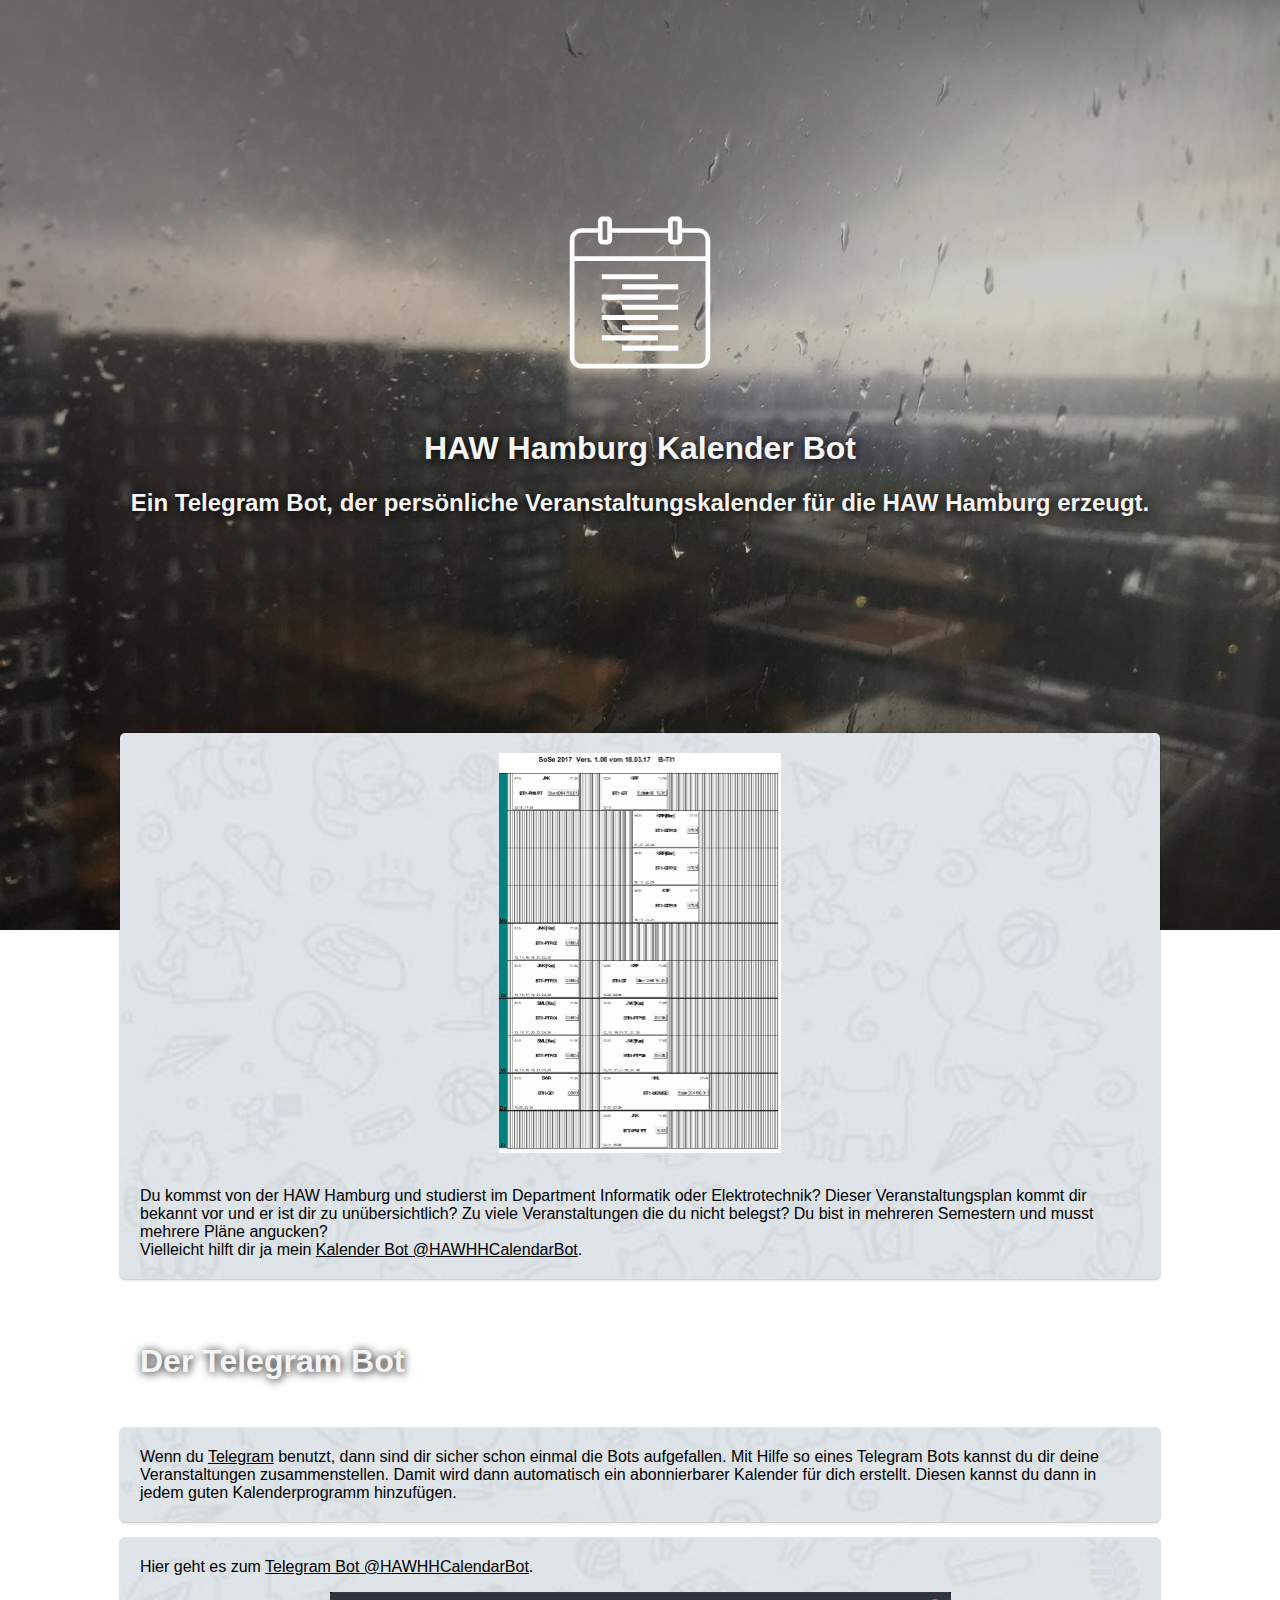
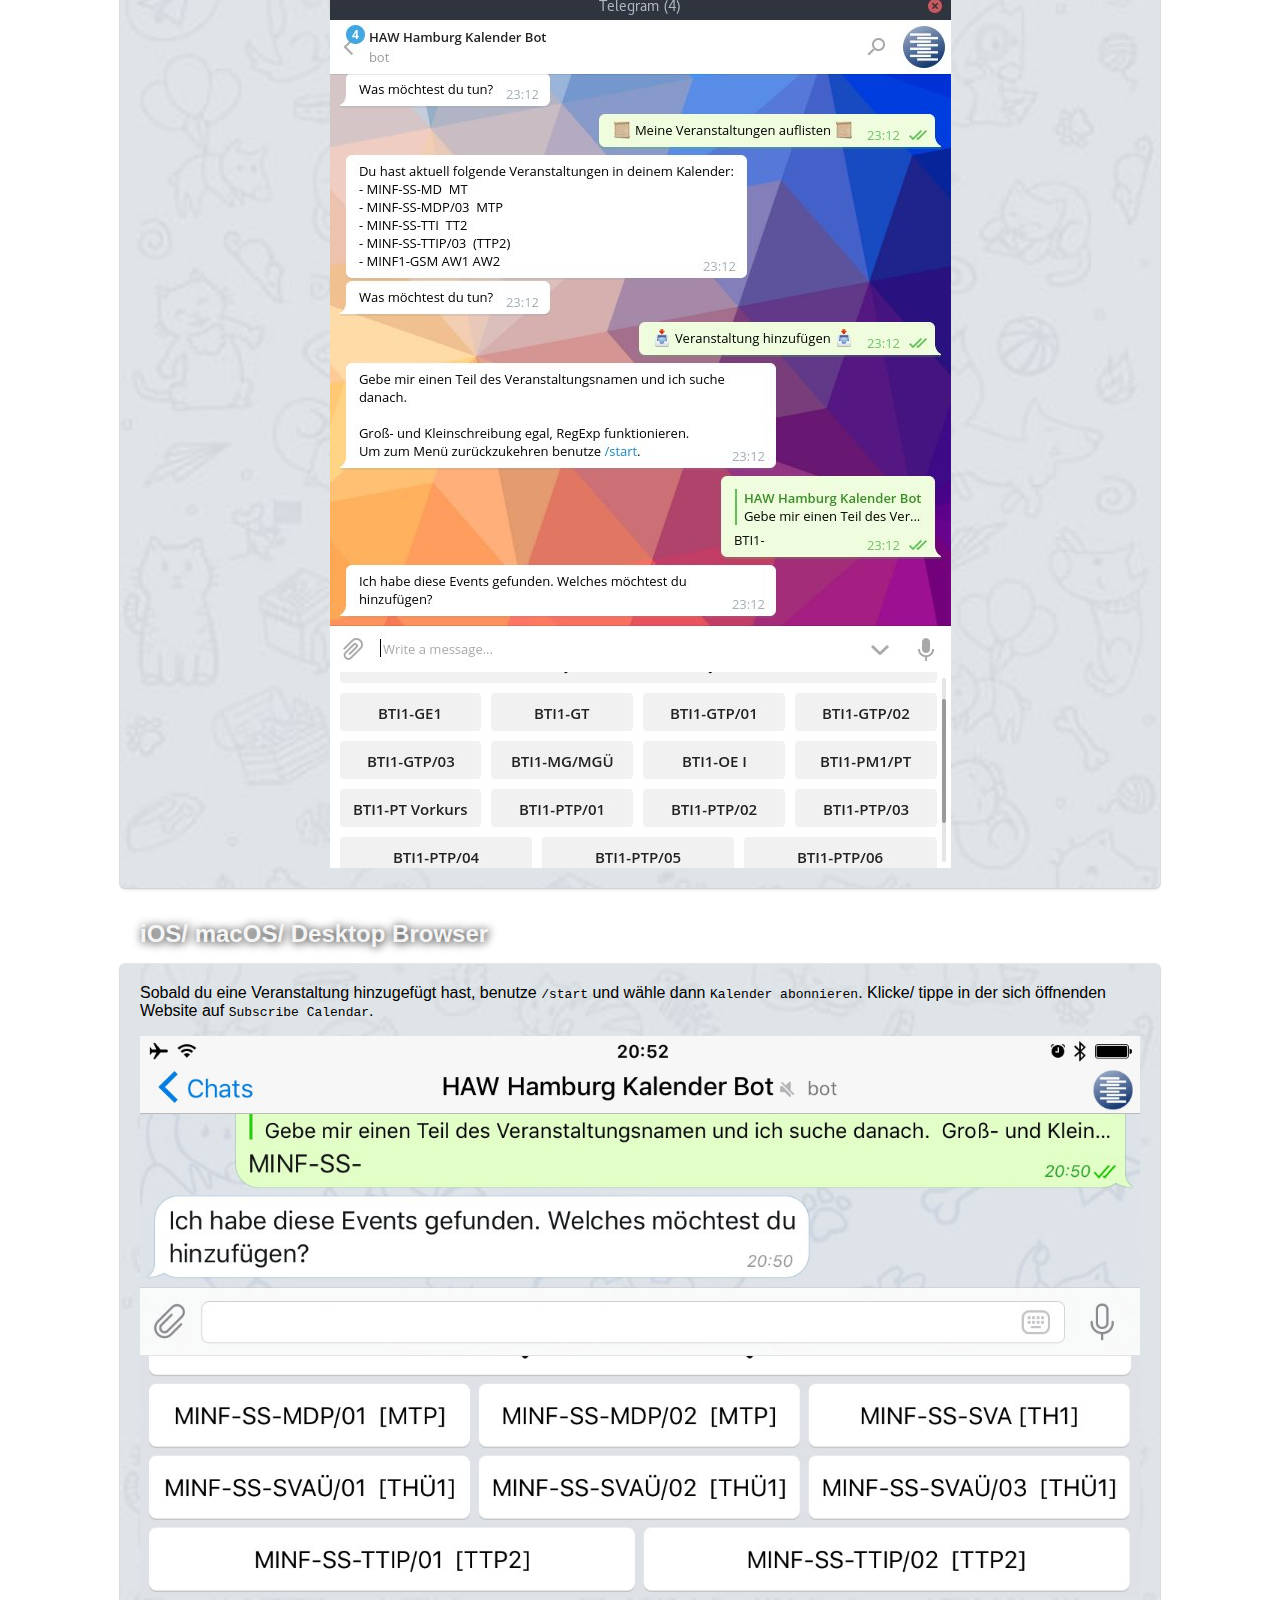
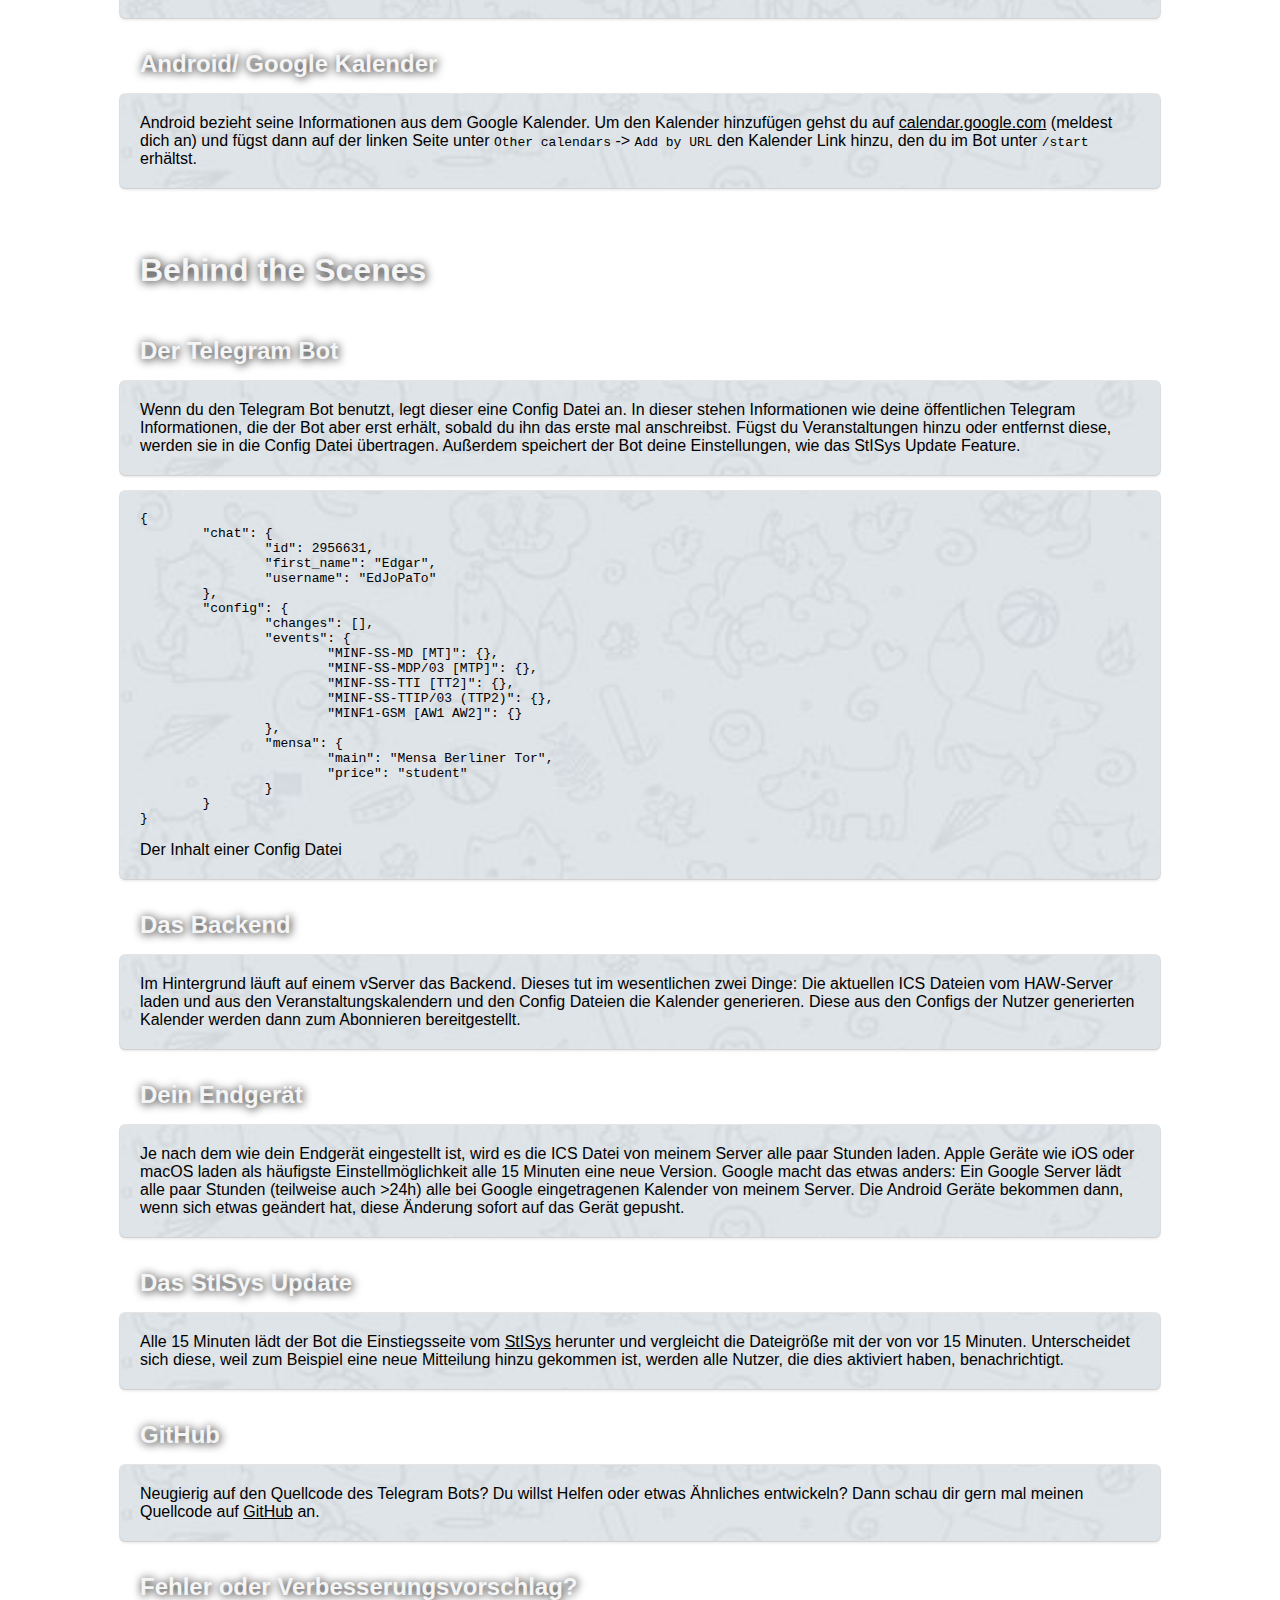
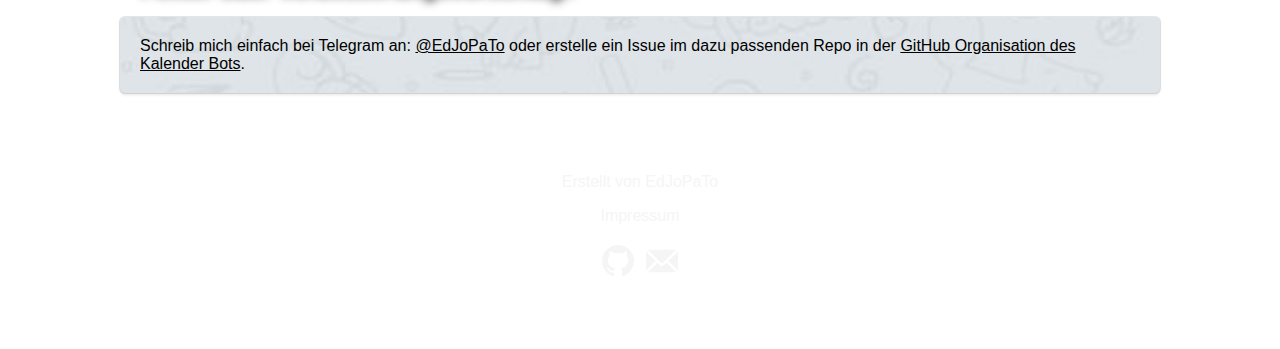
<file: index.html>
<!DOCTYPE html>
<html lang="de">

<head>
	<meta charset="utf-8">
	<meta http-equiv="X-UA-Compatible" content="IE=edge">
	<meta name="viewport" content="width=device-width, initial-scale=1">
	<title>HAW Hamburg Kalender Bot</title>
	<meta name="description" content="Ein Telegram Bot, der persönliche Veranstaltungskalender für die HAW Hamburg erzeugt.">
	<meta name="format-detection" content="telephone=no">
	<meta property="og:url" content="https://calendarbot.hawhh.de">
	<meta property="og:site_name" content="EdJoPaTo">
	<meta property="og:title" content="HAW Hamburg Kalender Bot">
	<meta property="og:description" content="Ein Telegram Bot, der persönliche Veranstaltungskalender für die HAW Hamburg erzeugt.">
	<link rel="icon" type="image/x-icon" href="/favicon.ico">
	<link rel="stylesheet" type="text/css" href="/main.css">
</head>

<body>
	<header>
		<svg viewbox="0 0 1000 1000" id="logo" width="500" height="500" aria-label="Logo">
			<path fill="white" d="M330 418.4V441h249.4v-22.6zm90.6 45.3v22.7H670v-22.7zM330 509V532h249.4V509zm90.6 45.4V577H670v-22.6zM330 599.8v22.7h249.4v-22.7zm90.6 45.4v22.6H670v-22.6zM330 690.5v22.7h249.4v-22.7zm90.6 45.4v22.5H670V736zm-87-573.7c-11.2 0-20.7 9.5-20.7 20.7v31.4h-73c-28.4 0-52 23.2-52 51.8v519.6c0 28.7 23.5 52 52 52h520c28.4 0 52-23.3 52-52V266.3c0-28.7-23.4-52-52-52h-72.8V183c0-11.3-9.5-20.7-21-20.7h-20.7c-11.4 0-21 9.5-21 20.7v31.3H375.3V183c0-11.5-9.5-20.8-21-20.8zm0 20.7h21v83.2h-21zm312 0h21v83.2h-21zm-405.3 51.7h73V266c0 11.5 9.4 20.8 20.8 20.8H355c11.4 0 21-9.6 21-21v-31H625V266c0 11.5 9.5 20.8 21 20.8h20.8c11.4 0 21-9.5 21-21v-31H760c17.3 0 31.2 14 31.2 31.4V339H208.8v-72.8c0-17.4 14-31.3 31.3-31.3zm-31.3 125h582.4v426c0 17.5-14 31.4-31.3 31.4H240c-17.3 0-31.2-14-31.2-31.2z"/>
		</svg>
		<h1 class="title">HAW Hamburg Kalender Bot</h1>
		<h2 class="subtitle">Ein Telegram Bot, der persönliche Veranstaltungskalender für die HAW Hamburg erzeugt.</h2>
	</header>

	<main class="tg">
		<p>
			<img src="/assets/veranstaltungsplan.png" alt="Veranstaltungsplan" id="veranstaltungsplan" />
			<br /> Du kommst von der HAW Hamburg und studierst im Department Informatik oder Elektrotechnik? Dieser Veranstaltungsplan kommt dir bekannt vor und er ist dir zu unübersichtlich? Zu viele Veranstaltungen die du nicht belegst? Du bist in mehreren
			Semestern und musst mehrere Pläne angucken?
			<br /> Vielleicht hilft dir ja mein <a href="//telegram.me/HAWHHCalendarBot" target="_blank">Kalender Bot @HAWHHCalendarBot</a>.
		</p>

		<h1>Der Telegram Bot</h1>

		<p>
			Wenn du <a href="//telegram.org" target="_blank">Telegram</a> benutzt, dann sind dir sicher schon einmal die Bots aufgefallen. Mit Hilfe so eines Telegram Bots kannst du dir deine Veranstaltungen zusammenstellen. Damit wird dann automatisch ein
			abonnierbarer Kalender für dich erstellt. Diesen kannst du dann in jedem guten Kalenderprogramm hinzufügen.
		</p>
		<p>
			Hier geht es zum <a href="//telegram.me/HAWHHCalendarBot" target="_blank">Telegram Bot @HAWHHCalendarBot</a>.
			<img src="/assets/tdesktop.jpg" alt="Calendar Bot am Desktop" />
		</p>
		<h2>iOS/ macOS/ Desktop Browser</h2>
		<p>
			Sobald du eine Veranstaltung hinzugefügt hast, benutze <code>/start</code> und wähle dann <code>Kalender abonnieren</code>. Klicke/ tippe in der sich öffnenden Website auf <code>Subscribe Calendar</code>.
			<img src="/assets/ios.jpg" alt="Calendar Bot auf iOS" />
		</p>
		<h2>Android/ Google Kalender</h2>
		<p>
			Android bezieht seine Informationen aus dem Google Kalender. Um den Kalender hinzufügen gehst du auf <a href="https://calendar.google.com" target="_blank">calendar.google.com</a> (meldest dich an) und fügst dann auf der linken Seite unter <code>Other calendars</code> -> <code>Add by URL</code> den Kalender Link hinzu, den du im Bot unter <code>/start</code> erhältst.
		</p>

		<h1>Behind the Scenes</h1>
		<h2>Der Telegram Bot</h2>
		<p>
			Wenn du den Telegram Bot benutzt, legt dieser eine Config Datei an. In dieser stehen Informationen wie deine öffentlichen Telegram Informationen, die der Bot aber erst erhält, sobald du ihn das erste mal anschreibst. Fügst du Veranstaltungen hinzu oder
			entfernst diese, werden sie in die Config Datei übertragen. Außerdem speichert der Bot deine Einstellungen, wie das StISys Update Feature.
		</p>
		<div>
			<pre><code>{
	"chat": {
		"id": 2956631,
		"first_name": "Edgar",
		"username": "EdJoPaTo"
	},
	"config": {
		"changes": [],
		"events": {
			"MINF-SS-MD [MT]": {},
			"MINF-SS-MDP/03 [MTP]": {},
			"MINF-SS-TTI [TT2]": {},
			"MINF-SS-TTIP/03 (TTP2)": {},
			"MINF1-GSM [AW1 AW2]": {}
		},
		"mensa": {
			"main": "Mensa Berliner Tor",
			"price": "student"
		}
	}
}
			</code></pre> Der Inhalt einer Config Datei
		</div>
		<h2>Das Backend</h2>
		<p>
			Im Hintergrund läuft auf einem vServer das Backend. Dieses tut im wesentlichen zwei Dinge: Die aktuellen ICS Dateien vom HAW-Server laden und aus den Veranstaltungskalendern und den Config Dateien die Kalender generieren. Diese aus den Configs der Nutzer
			generierten Kalender werden dann zum Abonnieren bereitgestellt.
		</p>
		<h2>Dein Endgerät</h2>
		<p>
			Je nach dem wie dein Endgerät eingestellt ist, wird es die ICS Datei von meinem Server alle paar Stunden laden. Apple Geräte wie iOS oder macOS laden als häufigste Einstellmöglichkeit alle 15 Minuten eine neue Version. Google macht das etwas anders: Ein
			Google Server lädt alle paar Stunden (teilweise auch >24h) alle bei Google eingetragenen Kalender von meinem Server. Die Android Geräte bekommen dann, wenn sich etwas geändert hat, diese Änderung sofort auf das Gerät gepusht.
		</p>
		<h2>Das StISys Update</h2>
		<p>
			Alle 15 Minuten lädt der Bot die Einstiegsseite vom <a href="https://stisys.haw-hamburg.de" target="_blank">StISys</a> herunter und vergleicht die Dateigröße mit der von vor 15 Minuten. Unterscheidet sich diese, weil zum Beispiel eine neue Mitteilung
			hinzu gekommen ist, werden alle Nutzer, die dies aktiviert haben, benachrichtigt.
		</p>
		<h2>GitHub</h2>
		<p>
			Neugierig auf den Quellcode des Telegram Bots? Du willst Helfen oder etwas Ähnliches entwickeln? Dann schau dir gern mal meinen Quellcode auf <a href="//github.com/HAWHHCalendarBot" target="_blank">GitHub</a> an.
		</p>
		<h2>Fehler oder Verbesserungsvorschlag?</h2>
		<p>
			Schreib mich einfach bei Telegram an: <a href="//telegram.me/EdJoPaTo" target="_blank">@EdJoPaTo</a> oder erstelle ein Issue im dazu passenden Repo in der <a href="//github.com/HAWHHCalendarBot" target="_blank">GitHub Organisation des Kalender Bots</a>.
		</p>
	</main>

	<footer>
		<p>
			Erstellt von <a href="https://edjopato.de" target="_blank">EdJoPaTo</a>
		</p>
		<p>
			<a href="/impressum.html">Impressum</a>
		</p>
		<p>
			<a href="https://github.com/HAWHHCalendarBot" target="_blank" rel="me">
				<svg width="32" height="32" viewBox="0 0 16 16" aria-label="GitHub"><path fill-rule="evenodd" d="M8 0C3.58 0 0 3.58 0 8c0 3.54 2.29 6.53 5.47 7.59.4.07.55-.17.55-.38 0-.19-.01-.82-.01-1.49-2.01.37-2.53-.49-2.69-.94-.09-.23-.48-.94-.82-1.13-.28-.15-.68-.52-.01-.53.63-.01 1.08.58 1.23.82.72 1.21 1.87.87 2.33.66.07-.52.28-.87.51-1.07-1.78-.2-3.64-.89-3.64-3.95 0-.87.31-1.59.82-2.15-.08-.2-.36-1.02.08-2.12 0 0 .67-.21 2.2.82.64-.18 1.32-.27 2-.27.68 0 1.36.09 2 .27 1.53-1.04 2.2-.82 2.2-.82.44 1.1.16 1.92.08 2.12.51.56.82 1.27.82 2.15 0 3.07-1.87 3.75-3.65 3.95.29.25.54.73.54 1.48 0 1.07-.01 1.93-.01 2.2 0 .21.15.46.55.38A8.013 8.013 0 0 0 16 8c0-4.42-3.58-8-8-8z"></path></svg>
			</a>
			<a href="mailto:webmaster@hawhh.de" target="_blank">
				<svg width="32" height="32" viewBox="0 0 76 54" aria-label="Mail"><path d="M27 31.2l5.4 5.3c3 3 7.7 3.2 11 0l5.6-5.3L71.8 54H4.2zM0 4.2L22.8 27 0 49.7zM53.2 27L76 4.2v45.5zm-17 5L4.2 0h67.6L39.6 31.8c-.8.7-2.7.8-3.4 0z"/></svg>
			</a>
		</p>
	</footer>

</body>

</html>
</file>
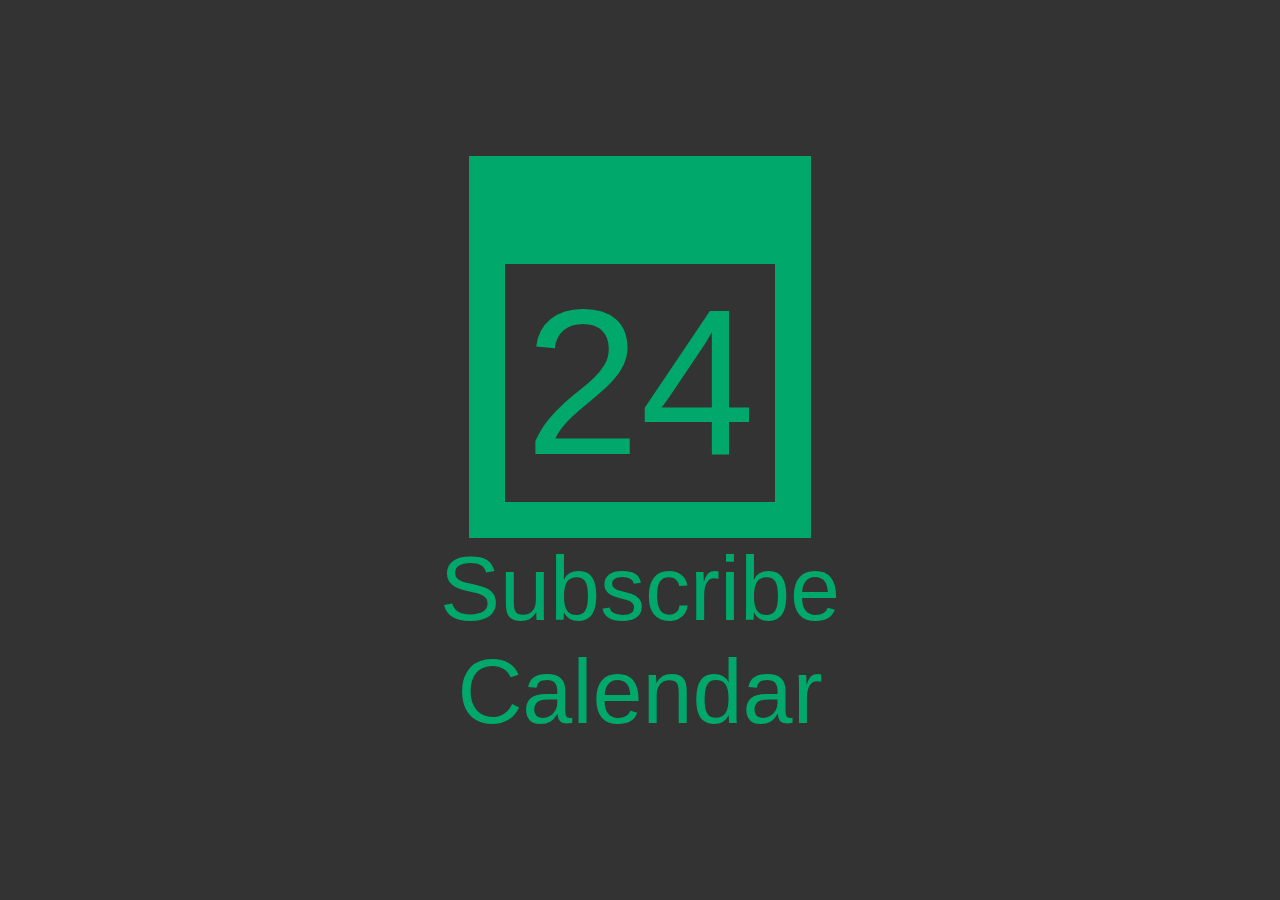
<file: ics.html>
<!DOCTYPE html>
<html lang="de">

<head>
	<meta charset="utf-8">
	<meta http-equiv="X-UA-Compatible" content="IE=edge">
	<meta name="viewport" content="width=device-width, initial-scale=1">
	<title>HAW Hamburg Kalender Bot</title>
	<meta name="format-detection" content="telephone=no">
	<link rel="stylesheet" type="text/css" href="/ics.css">
	<script src="/ics.js" defer></script>
</head>

<body>
	<div class="content">
		<a id="calurl">
			<div class="calendaricon">
				<div id="dateNumber">1</div>
			</div>
			Subscribe Calendar
		</a>
	</div>
</body>

</html>
</file>
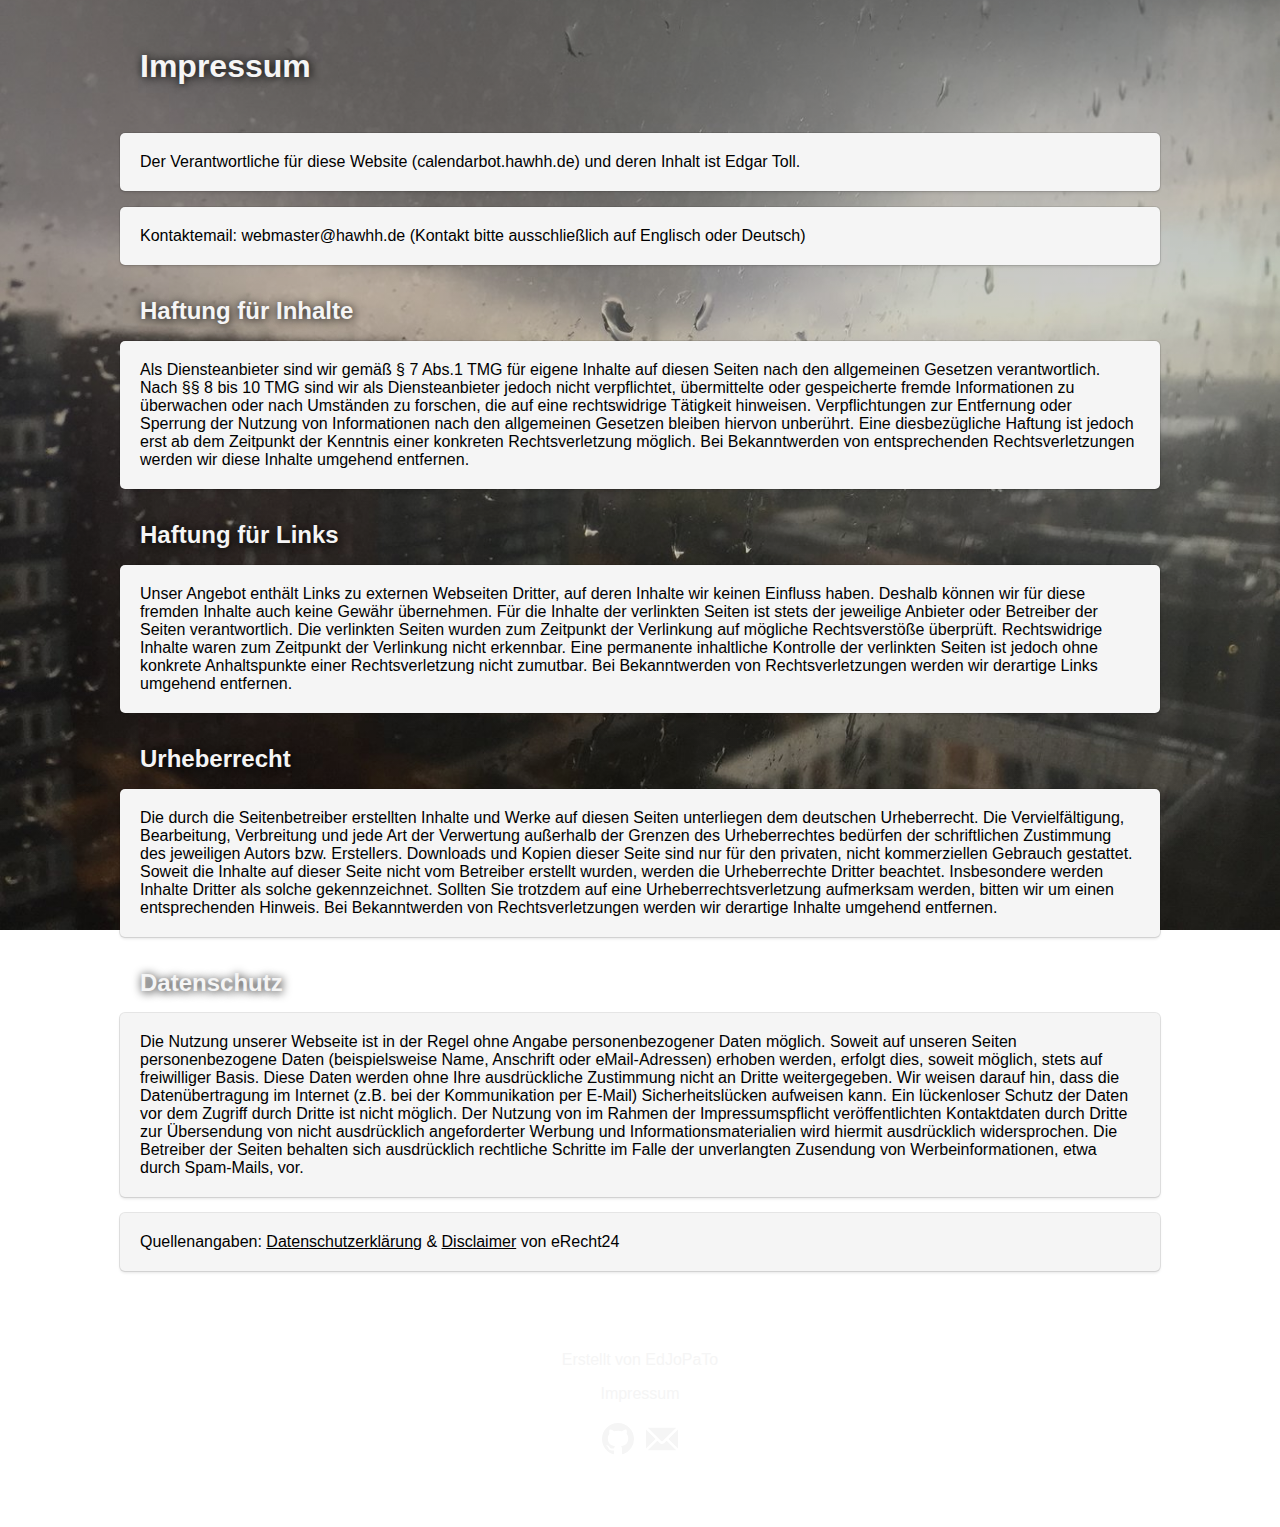
<file: impressum.html>
<!DOCTYPE html>
<html lang="de">

<head>
	<meta charset="utf-8">
	<meta http-equiv="X-UA-Compatible" content="IE=edge">
	<meta name="viewport" content="width=device-width, initial-scale=1">
	<title>HAW Hamburg Kalender Bot</title>
	<meta name="description" content="Ein Telegram Bot, der persönliche Veranstaltungskalender für die HAW Hamburg erzeugt.">
	<meta name="format-detection" content="telephone=no">
	<meta property="og:url" content="https://calendarbot.hawhh.de">
	<meta property="og:site_name" content="EdJoPaTo">
	<meta property="og:title" content="HAW Hamburg Kalender Bot">
	<meta property="og:description" content="Ein Telegram Bot, der persönliche Veranstaltungskalender für die HAW Hamburg erzeugt.">
	<link rel="icon" type="image/x-icon" href="/favicon.ico">
	<link rel="stylesheet" type="text/css" href="/main.css">
</head>

<body>
	<main>
		<h1>Impressum</h1>
		<p>
			Der Verantwortliche für diese Website (calendarbot.hawhh.de) und deren Inhalt ist Edgar Toll.
		</p>
		<p>
			Kontaktemail: webmaster@hawhh.de (Kontakt bitte ausschließlich auf Englisch oder Deutsch)
		</p>

		<h2>Haftung für Inhalte</h2>
		<p>
			Als Diensteanbieter sind wir gemäß § 7 Abs.1 TMG für eigene Inhalte auf diesen Seiten nach den allgemeinen Gesetzen verantwortlich. Nach §§ 8 bis 10 TMG sind wir als Diensteanbieter jedoch nicht verpflichtet, übermittelte oder gespeicherte fremde Informationen
			zu überwachen oder nach Umständen zu forschen, die auf eine rechtswidrige Tätigkeit hinweisen. Verpflichtungen zur Entfernung oder Sperrung der Nutzung von Informationen nach den allgemeinen Gesetzen bleiben hiervon unberührt. Eine diesbezügliche
			Haftung ist jedoch erst ab dem Zeitpunkt der Kenntnis einer konkreten Rechtsverletzung möglich. Bei Bekanntwerden von entsprechenden Rechtsverletzungen werden wir diese Inhalte umgehend entfernen.
		</p>

		<h2>Haftung für Links</h2>
		<p>
			Unser Angebot enthält Links zu externen Webseiten Dritter, auf deren Inhalte wir keinen Einfluss haben. Deshalb können wir für diese fremden Inhalte auch keine Gewähr übernehmen. Für die Inhalte der verlinkten Seiten ist stets der jeweilige Anbieter oder
			Betreiber der Seiten verantwortlich. Die verlinkten Seiten wurden zum Zeitpunkt der Verlinkung auf mögliche Rechtsverstöße überprüft. Rechtswidrige Inhalte waren zum Zeitpunkt der Verlinkung nicht erkennbar. Eine permanente inhaltliche Kontrolle
			der verlinkten Seiten ist jedoch ohne konkrete Anhaltspunkte einer Rechtsverletzung nicht zumutbar. Bei Bekanntwerden von Rechtsverletzungen werden wir derartige Links umgehend entfernen.
		</p>

		<h2>Urheberrecht</h2>
		<p>
			Die durch die Seitenbetreiber erstellten Inhalte und Werke auf diesen Seiten unterliegen dem deutschen Urheberrecht. Die Vervielfältigung, Bearbeitung, Verbreitung und jede Art der Verwertung außerhalb der Grenzen des Urheberrechtes bedürfen der schriftlichen
			Zustimmung des jeweiligen Autors bzw. Erstellers. Downloads und Kopien dieser Seite sind nur für den privaten, nicht kommerziellen Gebrauch gestattet. Soweit die Inhalte auf dieser Seite nicht vom Betreiber erstellt wurden, werden die Urheberrechte
			Dritter beachtet. Insbesondere werden Inhalte Dritter als solche gekennzeichnet. Sollten Sie trotzdem auf eine Urheberrechtsverletzung aufmerksam werden, bitten wir um einen entsprechenden Hinweis. Bei Bekanntwerden von Rechtsverletzungen werden
			wir derartige Inhalte umgehend entfernen.
		</p>

		<h2>Datenschutz</h2>
		<p>
			Die Nutzung unserer Webseite ist in der Regel ohne Angabe personenbezogener Daten möglich. Soweit auf unseren Seiten personenbezogene Daten (beispielsweise Name, Anschrift oder eMail-Adressen) erhoben werden, erfolgt dies, soweit möglich, stets auf freiwilliger
			Basis. Diese Daten werden ohne Ihre ausdrückliche Zustimmung nicht an Dritte weitergegeben. Wir weisen darauf hin, dass die Datenübertragung im Internet (z.B. bei der Kommunikation per E-Mail) Sicherheitslücken aufweisen kann. Ein lückenloser Schutz
			der Daten vor dem Zugriff durch Dritte ist nicht möglich. Der Nutzung von im Rahmen der Impressumspflicht veröffentlichten Kontaktdaten durch Dritte zur Übersendung von nicht ausdrücklich angeforderter Werbung und Informationsmaterialien wird hiermit
			ausdrücklich widersprochen. Die Betreiber der Seiten behalten sich ausdrücklich rechtliche Schritte im Falle der unverlangten Zusendung von Werbeinformationen, etwa durch Spam-Mails, vor.
		</p>
		<p>
			Quellenangaben: <a rel="nofollow" href="http://www.e-recht24.de/muster-datenschutzerklaerung.html" target="_blank">Datenschutzerklärung</a> &amp; <a rel="nofollow" href="http://www.e-recht24.de/muster-disclaimer.html" target="_blank">Disclaimer</a> von eRecht24
		</p>
	</main>

	<footer>
		<p>
			Erstellt von <a href="https://edjopato.de" target="_blank">EdJoPaTo</a>
		</p>
		<p>
			<a href="/impressum.html">Impressum</a>
		</p>
		<p>
			<a href="https://github.com/HAWHHCalendarBot" target="_blank" rel="me">
				<svg width="32" height="32" viewBox="0 0 16 16" aria-label="GitHub"><path fill-rule="evenodd" d="M8 0C3.58 0 0 3.58 0 8c0 3.54 2.29 6.53 5.47 7.59.4.07.55-.17.55-.38 0-.19-.01-.82-.01-1.49-2.01.37-2.53-.49-2.69-.94-.09-.23-.48-.94-.82-1.13-.28-.15-.68-.52-.01-.53.63-.01 1.08.58 1.23.82.72 1.21 1.87.87 2.33.66.07-.52.28-.87.51-1.07-1.78-.2-3.64-.89-3.64-3.95 0-.87.31-1.59.82-2.15-.08-.2-.36-1.02.08-2.12 0 0 .67-.21 2.2.82.64-.18 1.32-.27 2-.27.68 0 1.36.09 2 .27 1.53-1.04 2.2-.82 2.2-.82.44 1.1.16 1.92.08 2.12.51.56.82 1.27.82 2.15 0 3.07-1.87 3.75-3.65 3.95.29.25.54.73.54 1.48 0 1.07-.01 1.93-.01 2.2 0 .21.15.46.55.38A8.013 8.013 0 0 0 16 8c0-4.42-3.58-8-8-8z"></path></svg>
			</a>
			<a href="mailto:webmaster@hawhh.de" target="_blank">
				<svg width="32" height="32" viewBox="0 0 76 54" aria-label="Mail"><path d="M27 31.2l5.4 5.3c3 3 7.7 3.2 11 0l5.6-5.3L71.8 54H4.2zM0 4.2L22.8 27 0 49.7zM53.2 27L76 4.2v45.5zm-17 5L4.2 0h67.6L39.6 31.8c-.8.7-2.7.8-3.4 0z"/></svg>
			</a>
		</p>
	</footer>

</body>

</html>
</file>
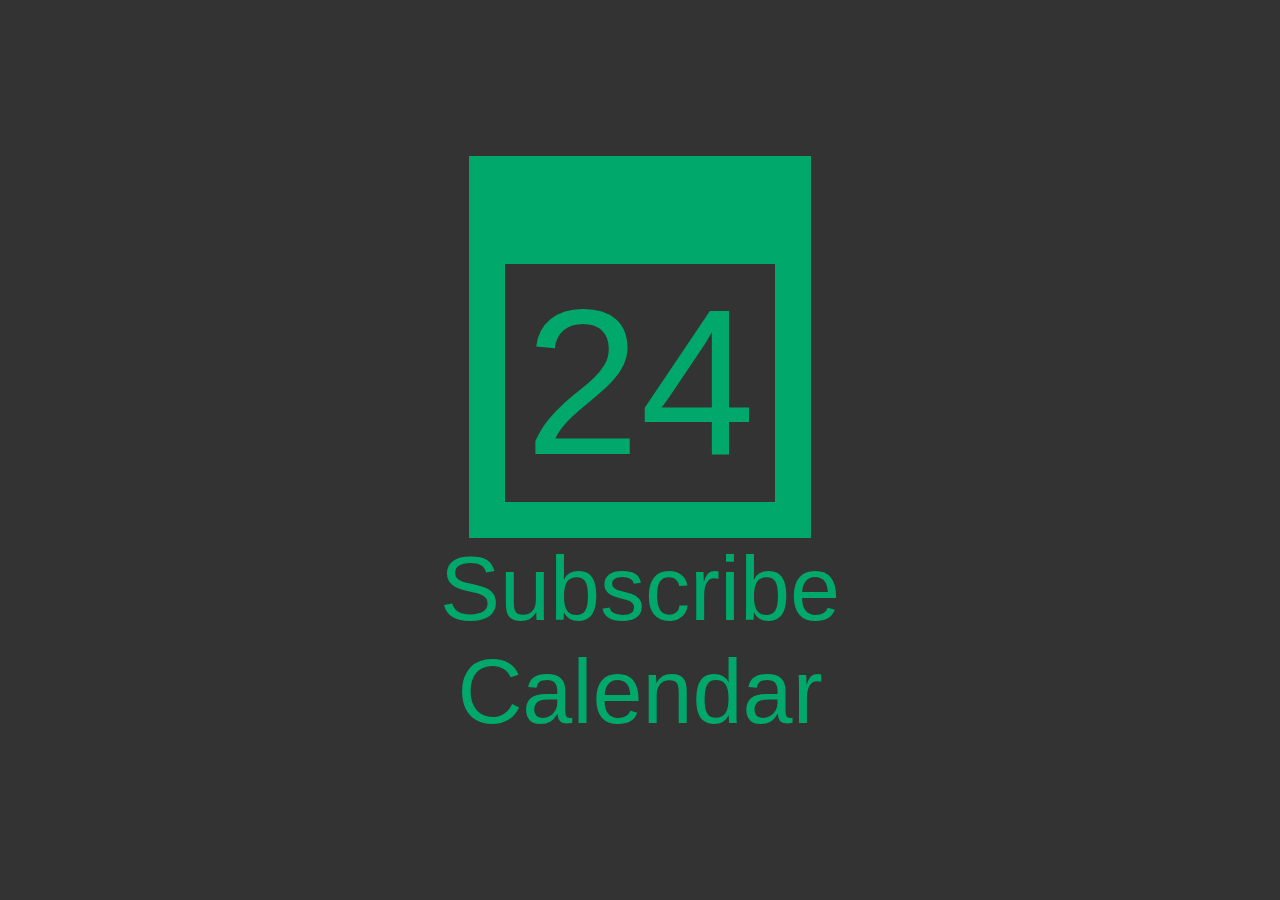
<file: html/ics.html>
<!DOCTYPE html>
<html lang="de">

<head>
	<meta charset="utf-8">
	<meta http-equiv="X-UA-Compatible" content="IE=edge">
	<meta name="viewport" content="width=device-width, initial-scale=1">
	<title>HAW Hamburg Kalender Bot</title>
	<meta name="format-detection" content="telephone=no">
	<link rel="icon" type="image/x-icon" href="/favicon.ico">
	<link rel="stylesheet" type="text/css" href="/ics.css">
	<script src="/ics.js" defer></script>
</head>

<body>
	<div class="content">
		<a id="calurl">
			<div class="calendaricon">
				<div id="dateNumber">1</div>
			</div>
			Subscribe Calendar
		</a>
	</div>
</body>

</html>
</file>
<file: main.css>
html, body, pre {
	margin: 0;
	padding: 0;
}

body {
	font-family: -apple-system, BlinkMacSystemFont, "Segoe UI", "Roboto", "Oxygen", "Ubuntu", "Cantarell", "Fira Sans", "Droid Sans", "Helvetica Neue", "Helvetica", "Arial", sans-serif;
	background-image: linear-gradient(rgba(0, 0, 0, 0.3), rgba(0, 0, 0, 0)), url(/backgrounds/haw-raindrops1.jpg);
	background-size: cover;
	background-repeat: no-repeat;
	background-position: center center;
	background-attachment: fixed;
}

header {
	color: whitesmoke;
	padding-bottom: 20vmin;
	padding-top: 20vmin;
	text-align: center;
	text-shadow: 1px 1px 10px #000;
}

header #logo {
	fill: white;
	height: 25vmin;
	min-height: 150px;
}

@media screen and (min-width: 1060px) {
	main h1, main h2, main h3, main p, main div {
		max-width: 1000px;
	}

	main p, main div {
		border-radius: 5px;
		box-shadow: 0 2px 3px rgba(10, 10, 10, 0.1), 0 0 0 1px rgba(10, 10, 10, 0.1);
	}
}

main p, main div {
	background-color: whitesmoke;
	margin: 1rem auto;
	padding: 1.25rem;
}

main.tg p, main.tg div {
	background-color: #dfe4e8;
	background-size: cover;
	background-repeat: no-repeat;
	background-position: center center;
	background-image: url("/backgrounds/telegram.jpg");
}

main p img {
	display: block;
	max-width: 100%;
	margin: 0 auto;
}

main p img:not(:first-child) {
	padding-top: 1rem;
}

main p img:not(:last-child) {
	padding-bottom: 1rem;
}

main h1, main h2, main h3 {
	color: whitesmoke;
	margin: 0 auto;
	text-shadow: 1px 1px 10px #000;
}

main h1 {
	padding: 3rem 0.5rem 2rem;
}

main h2 {
	padding: 1rem 0.5rem 0;
}

main h3 {
	padding: 0.5rem 0.5rem 0;
}

footer {
	color: whitesmoke;
	padding: 3rem 1rem;
	text-align: center;
}

footer a {
	text-decoration: none;
}

footer svg {
	fill: whitesmoke;
	margin: 4px;
	transition: all 0.2s ease;
}

a, a:active, a:visited, a:focus {
	color: inherit;
	transition: all 0.2s ease;
}

a:hover {
	color: #363636;
}

footer a:hover {
	color: #dbdbdb;
}

footer a:hover svg {
	fill: #dbdbdb;
}

#veranstaltungsplan {
	max-height: 400px;
}
</file>
<file: ics.css>
body {
	background-color: #333333;
	font-family: "Roboto Condensed", sans-serif;
	text-align: center;
	font-size: 10vmin;
}

* {
	color: #00a86b;
}

.content {
	position: absolute;
	left: 50%;
	top: 50%;
	transform: translate(-50%, -50%);
}

.calendaricon {
	position: relative;
	left: 50%;
	transform: translateX(-50%);
	background-color: #00a86b;
	width: 30vmin;
	padding: 4vmin;
	padding-top: 12vmin;
}

.calendaricon > div {
	background-color: #333333;
	width: 30vmin;
	font-size: 23vmin;
}
</file>
